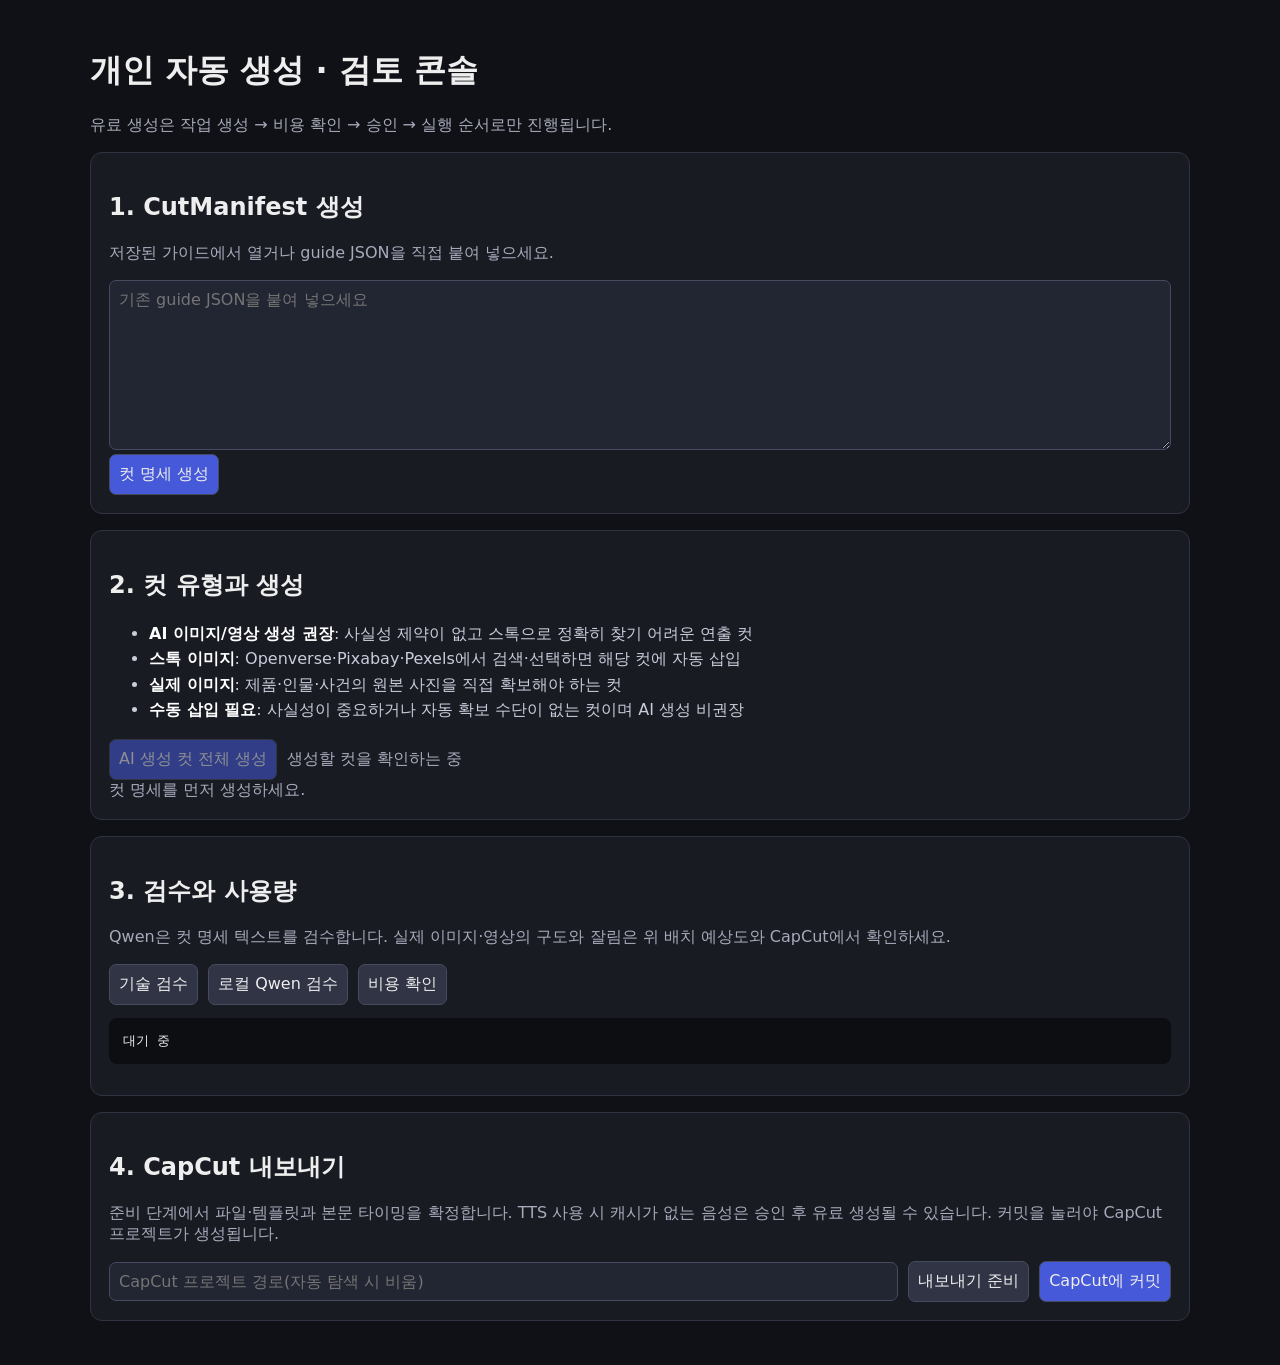
<file: shortly/apps/personal/static/assets.html>
<!doctype html>
<html lang="ko">
<head>
  <meta charset="utf-8">
  <meta name="viewport" content="width=device-width,initial-scale=1">
  <title>Shortly 개인 에셋 검토</title>
  <style>
    :root{color-scheme:dark;font-family:system-ui,sans-serif;background:#101116;color:#eee}
    body{max-width:1100px;margin:0 auto;padding:28px}
    section{background:#191b23;border:1px solid #303341;border-radius:12px;padding:18px;margin:16px 0}
    textarea,input,select,button{font:inherit;color:inherit;background:#222532;border:1px solid #464b60;border-radius:7px;padding:9px}
    textarea{width:100%;min-height:170px;box-sizing:border-box}
    button{cursor:pointer;background:#4659d8} button.secondary{background:#303445}
    button:disabled{opacity:.55;cursor:not-allowed}
    .row{display:flex;gap:10px;align-items:center;flex-wrap:wrap}.muted{color:#a7abba}.error{color:#ff8e8e}
    .asset-guide{line-height:1.6;color:#c9ccda}.asset-guide b{color:#fff}
    #cuts{overflow-x:auto}.reason{width:190px;max-width:190px;color:#b9bdca;font-size:13px;line-height:1.45}
    .reason-text{display:-webkit-box;overflow:hidden;-webkit-box-orient:vertical;-webkit-line-clamp:3}
    .fact{display:inline-block;margin-top:4px;padding:2px 6px;border-radius:4px;background:#5b3030;color:#ffd1d1;font-size:11px}
    .state{font-weight:700;white-space:nowrap}.state-running{color:#ffd66b}.state-completed{color:#79e2a7}.state-failed{color:#ff8e8e}
    .failure-box{min-width:230px;max-width:310px;margin-top:6px;padding:8px;border:1px solid #713f46;border-radius:7px;background:#2b1b20;font-size:12px;line-height:1.45;font-weight:400;color:#f3c9cf;white-space:normal}
    .failure-box b{display:block;margin-bottom:3px;color:#ffb7c0}.failure-action{margin-top:4px;color:#f2dfb0}.failure-badge{display:inline-block;margin-top:6px;padding:2px 6px;border-radius:4px;background:#453a24;color:#ffe39a;font-size:11px}
    .failure-box details{margin-top:6px;color:#b9adba}.failure-box summary{cursor:pointer}.failure-detail{margin-top:4px;overflow-wrap:anywhere}
    .spinner{display:inline-block;width:12px;height:12px;margin-right:6px;border:2px solid #73798f;border-top-color:#fff;border-radius:50%;animation:spin .8s linear infinite;vertical-align:-2px}
    @keyframes spin{to{transform:rotate(360deg)}}
    pre{white-space:pre-wrap;overflow-wrap:anywhere;background:#0d0e12;padding:14px;border-radius:8px}
    table{width:100%;border-collapse:collapse}td,th{padding:8px;border-bottom:1px solid #303341;text-align:left}
    .stock-modal[hidden]{display:none}.stock-modal{position:fixed;inset:0;z-index:20;display:flex;align-items:center;justify-content:center;padding:24px;background:rgba(5,6,10,.82)}
    .stock-dialog{width:min(1040px,100%);max-height:90vh;overflow:auto;box-sizing:border-box;background:#191b23;border:1px solid #4a4f63;border-radius:14px;padding:20px;box-shadow:0 18px 70px #000}
    .stock-dialog h2{margin:0}.stock-head{display:flex;align-items:center;justify-content:space-between;gap:12px}.stock-search{display:grid;grid-template-columns:auto 1fr auto;gap:8px;margin:16px 0 8px}
    .stock-search input{min-width:0}.stock-options{display:flex;gap:14px;align-items:center;flex-wrap:wrap;margin-bottom:14px}.stock-grid{display:grid;grid-template-columns:repeat(auto-fill,minmax(190px,1fr));gap:12px}
    .stock-card{display:flex;flex-direction:column;gap:8px;padding:10px;background:#11131a;border:1px solid #343849;border-radius:10px;min-width:0}
    .stock-card img{width:100%;aspect-ratio:4/3;object-fit:cover;background:#090a0e;border-radius:7px}.stock-card strong{overflow-wrap:anywhere}.stock-card small{color:#aeb2c1;line-height:1.4}
    .stock-card button{margin-top:auto}.badge-row{display:flex;gap:6px;flex-wrap:wrap}.license-badge,.provider-badge{display:inline-block;width:max-content;padding:2px 6px;border-radius:4px;font-size:11px}.license-badge{background:#264b3c;color:#baf2d3}.provider-badge{background:#303a65;color:#cad5ff}
    .stock-pagination{display:flex;justify-content:center;align-items:center;gap:10px;margin-top:16px}.stock-empty{grid-column:1/-1;padding:36px;text-align:center;color:#a7abba}
    /* BODY_VIEWPORT */
    .asset-preview{width:142px;min-width:142px}
    .asset-frame{position:relative;width:136px;aspect-ratio:9/16;background:#090a0e;border:1px solid #3a3e50;border-radius:8px}
    .asset-frame::before{content:'제목 · 자막 영역';position:absolute;top:12%;width:100%;text-align:center;font-size:10px;color:#9ca1b2}
    .asset-body{position:absolute;left:var(--body-left);top:var(--body-top);width:var(--body-width);height:var(--body-height)}
    .asset-body img,.asset-body video,.asset-body a{display:block;width:100%;height:100%;object-fit:contain}
    .asset-preview a{display:block}.preview-empty{display:flex;width:136px;height:104px;align-items:center;justify-content:center;box-sizing:border-box;border:1px dashed #3a3e50;border-radius:8px;color:#777c8d;font-size:12px;text-align:center}
  </style>
</head>
<body>
  <h1>개인 자동 생성 · 검토 콘솔</h1>
  <p class="muted">유료 생성은 작업 생성 → 비용 확인 → 승인 → 실행 순서로만 진행됩니다.</p>
  <section>
    <h2>1. CutManifest 생성</h2>
    <p id="source-status" class="muted">저장된 가이드에서 열거나 guide JSON을 직접 붙여 넣으세요.</p>
    <textarea id="guide" placeholder="기존 guide JSON을 붙여 넣으세요"></textarea>
    <div class="row"><button id="manifest-create">컷 명세 생성</button><span id="manifest-id"></span></div>
  </section>
  <section>
    <h2>2. 컷 유형과 생성</h2>
    <ul class="asset-guide">
      <li><b>AI 이미지/영상 생성 권장</b>: 사실성 제약이 없고 스톡으로 정확히 찾기 어려운 연출 컷</li>
      <li><b>스톡 이미지</b>: Openverse·Pixabay·Pexels에서 검색·선택하면 해당 컷에 자동 삽입</li>
      <li><b>실제 이미지</b>: 제품·인물·사건의 원본 사진을 직접 확보해야 하는 컷</li>
      <li><b>수동 삽입 필요</b>: 사실성이 중요하거나 자동 확보 수단이 없는 컷이며 AI 생성 비권장</li>
    </ul>
    <div class="row">
      <button id="generate-all" disabled>AI 생성 컷 전체 생성</button>
      <span id="batch-status" class="muted">생성할 컷을 확인하는 중</span>
    </div>
    <div id="cuts" class="muted">컷 명세를 먼저 생성하세요.</div>
  </section>
  <section>
    <h2>3. 검수와 사용량</h2>
    <p class="muted">Qwen은 컷 명세 텍스트를 검수합니다. 실제 이미지·영상의 구도와 잘림은 위 배치 예상도와 CapCut에서 확인하세요.</p>
    <div class="row">
      <button id="review" class="secondary">기술 검수</button>
      <button id="qwen" class="secondary">로컬 Qwen 검수</button>
      <button id="usage" class="secondary">비용 확인</button>
    </div>
    <pre id="result">대기 중</pre>
  </section>
  <section>
    <h2>4. CapCut 내보내기</h2>
    <p class="muted">준비 단계에서 파일·템플릿과 본문 타이밍을 확정합니다. TTS 사용 시 캐시가 없는 음성은 승인 후 유료 생성될 수 있습니다. 커밋을 눌러야 CapCut 프로젝트가 생성됩니다.</p>
    <div class="row">
      <input id="capcut-root" placeholder="CapCut 프로젝트 경로(자동 탐색 시 비움)" style="flex:1">
      <button id="prepare-export" class="secondary">내보내기 준비</button>
      <button id="commit-export">CapCut에 커밋</button>
    </div>
  </section>
  <div id="stock-modal" class="stock-modal" hidden>
    <div class="stock-dialog" role="dialog" aria-modal="true" aria-labelledby="stock-title">
      <div class="stock-head">
        <div>
          <h2 id="stock-title">무료 스톡 이미지 검색</h2>
          <div id="stock-cut" class="muted"></div>
        </div>
        <button id="stock-close" class="secondary" aria-label="닫기">닫기</button>
      </div>
      <div class="stock-search">
        <select id="stock-provider" aria-label="검색 사이트">
          <option value="all">사용 가능한 전체</option>
          <option value="openverse">Openverse</option>
        </select>
        <input id="stock-query" placeholder="이미지 검색어">
        <button id="stock-search-button">검색</button>
      </div>
      <div class="stock-options">
        <label>
          <input id="stock-include-by" type="checkbox">
          Openverse CC BY 결과도 포함
        </label>
        <span id="stock-provider-status" class="muted"></span>
      </div>
      <p id="stock-notice" class="muted">기본 검색은 PDM·CC0만 사용합니다. 선택 전 원본 페이지의 라이선스를 확인하세요.</p>
      <div id="stock-results" class="stock-grid"><div class="stock-empty">검색어를 확인하는 중입니다.</div></div>
      <div class="stock-pagination">
        <button id="stock-prev" class="secondary">이전</button>
        <span id="stock-page">1 / 1</span>
        <button id="stock-next" class="secondary">다음</button>
      </div>
    </div>
  </div>
  <script>
    let manifest=null, preparedExport=null, automationStatus=null, batchRunning=false, reviewRunning=false;
    let preparedInputs=null, preparingExport=false, committingExport=false;
    let stockCutId=null, stockPage=1, stockPageCount=1, stockSearching=false;
    const cutStates=new Map();
    let jobRefreshTimer=null;
    const assetTypes=["real_image","stock_image","generated_image","generated_video","meme","screenshot","manual_required"];
    const assetLabels={
      real_image:"실제 이미지",
      stock_image:"스톡 이미지",
      generated_image:"AI 이미지",
      generated_video:"AI 영상",
      meme:"밈/짤",
      screenshot:"스크린샷",
      manual_required:"수동 삽입"
    };
    const result=document.querySelector("#result");
    async function api(path,options={}){
      const response=await fetch(path,{headers:{"Content-Type":"application/json"},...options});
      const body=await response.json();
      if(!response.ok) throw new Error(body.detail||response.statusText);
      return body;
    }
    function escapeHtml(value){
      return String(value||"").replace(/&/g,"&amp;").replace(/</g,"&lt;").replace(/>/g,"&gt;").replace(/"/g,"&quot;");
    }
    function safeExternalUrl(value){
      try{
        const url=new URL(String(value||""));
        return url.protocol==="https:"?url.href:"";
      }catch(_error){return ""}
    }
    function show(value){result.textContent=JSON.stringify(value,null,2)}
    const quotaAlerts=new Set();
    function alertQuotaFailure(cutId,jobId,failure){
      if(failure?.code!=="quota_exceeded") return;
      const key=jobId||`${cutId}:${failure.technical_detail||failure.reason||"quota"}`;
      if(quotaAlerts.has(key)) return;
      quotaAlerts.add(key);
      alert(
        "상용 AI 토큰·크레딧 부족\n\n"+
        (failure.reason||"상용 AI의 사용 가능 잔액 또는 할당량이 부족합니다.")+"\n"+
        (failure.recommendation||"공급자 대시보드에서 잔액과 사용 한도를 확인하세요.")
      );
    }
    function selectedCandidate(cut){
      return (cut.candidates||[]).find(candidate=>candidate.id===cut.selected_candidate_id)||null;
    }
    function generationButtonLabel(cut){
      const state=cutStates.get(cut.id);
      if(state?.status==="failed") return "다시 생성";
      return cut.selected_candidate_id?"재생성":"비용 확인·생성";
    }
    function compactReason(cut){
      const notes=(cut.notes||[])
        .map(note=>String(note||"").replace(/^생성 모델 판단\s*[:：]\s*/,"").trim())
        .filter(Boolean);
      return notes.join(" ")||"판정 근거 없음";
    }
    function previewMarkup(cut){
      const candidate=selectedCandidate(cut);
      if(!candidate) return '<div class="preview-empty">선택된 에셋 없음</div>';
      const source=`/api/personal/manifests/${encodeURIComponent(manifest.manifest_id)}/cuts/${encodeURIComponent(cut.id)}/preview?v=${encodeURIComponent(candidate.id)}`;
      if(candidate.media_kind==="video"){
        return `<div class="asset-frame" title="원본 전체 보기 · 본문 배치 예상도 (자막 스타일 제외)"><div class="asset-body"><video src="${escapeHtml(source)}" controls muted preload="metadata" aria-label="${escapeHtml(cut.id)} 영상 미리보기"></video></div></div>`;
      }
      return `<div class="asset-frame" title="원본 전체 보기 · 본문 배치 예상도 (자막 스타일 제외)"><div class="asset-body"><a href="${escapeHtml(source)}" target="_blank" title="원본 크기로 열기"><img src="${escapeHtml(source)}" alt="${escapeHtml(cut.id)} 선택 이미지 미리보기" loading="lazy"></a></div></div>`;
    }
    function legacyFailure(job){
      if(job.result?.failure) return job.result.failure;
      const detail=String(job.error||"");
      const lowered=detail.toLowerCase();
      if(
        lowered.includes("quota")||lowered.includes("billing")||
        lowered.includes("credit")||lowered.includes("insufficient")||
        lowered.includes("resource_exhausted")
      ){
        return {
          code:"quota_exceeded",
          reason:"상용 AI 토큰·크레딧 또는 사용 할당량이 부족합니다.",
          recommendation:"공급자 대시보드에서 잔액과 사용 한도를 확인한 뒤 다시 생성하세요.",
          retryable:false,
          manual_recommended:false,
          technical_detail:detail
        };
      }
      if(lowered.includes("ratelimit")||lowered.includes("rate limit")){
        return {
          code:"rate_limited",
          reason:"짧은 시간에 요청이 몰려 공급자가 생성을 제한했습니다.",
          recommendation:"잠시 기다린 뒤 다시 생성하는 것을 권장합니다.",
          retryable:true,
          manual_recommended:false,
          technical_detail:detail
        };
      }
      if(lowered.includes("internalserver")||lowered.includes("internal server")){
        return {
          code:"provider_server_error",
          reason:"생성 공급자 서버에서 일시적인 오류가 발생했습니다.",
          recommendation:"잠시 기다린 뒤 다시 생성하는 것을 권장합니다.",
          retryable:true,
          manual_recommended:false,
          technical_detail:detail
        };
      }
      if(lowered.includes("badrequest")||lowered.includes("bad request")){
        return {
          code:"invalid_request",
          reason:"공급자가 기존 생성 요청을 유효하지 않은 요청으로 거부했습니다.",
          recommendation:"모델·생성 옵션·프롬프트를 확인하고, 반복되면 수동 처리를 검토하세요.",
          retryable:false,
          manual_recommended:true,
          technical_detail:detail
        };
      }
      return {
        code:"legacy_generation_failure",
        reason:"상세 실패 사유 저장 기능이 추가되기 전에 발생한 생성 오류입니다.",
        recommendation:"공급자 설정과 잔액을 확인한 뒤 한 번 다시 생성하고, 같은 오류가 반복되면 새 상세 안내를 확인하세요.",
        retryable:true,
        manual_recommended:false,
        technical_detail:detail
      };
    }
    function actionMarkup(cut){
      if(cut.asset_type.startsWith("generated_")){
        return `<button data-generate="${escapeHtml(cut.id)}" ${batchRunning?"disabled":""}>${generationButtonLabel(cut)}</button>`;
      }
      const state=cutStates.get(cut.id);
      if(
        cut.asset_type==="manual_required"&&
        ["failed","manual_required"].includes(state?.status)&&
        ["image","video"].includes(state?.kind)
      ){
        const label=state.kind==="video"?"AI 영상 다시 시도":"AI 이미지 다시 시도";
        return `<button data-generate="${escapeHtml(cut.id)}" data-restore-kind="${escapeHtml(state.kind)}" ${batchRunning?"disabled":""}>${label}</button>`;
      }
      if(cut.asset_type==="stock_image"){
        return `<button class="secondary" data-stock-search="${escapeHtml(cut.id)}">${cut.selected_candidate_id?"스톡 이미지 변경":"무료 스톡 검색"}</button>`;
      }
      if(cut.asset_type==="real_image") return "원본 직접 확보";
      return "수동 처리";
    }
    function statusLabel(cut){
      const state=cutStates.get(cut.id);
      if(state?.status==="running"||state?.status==="submitted"){
        return `<span class="state state-running"><span class="spinner"></span>${state.status==="submitted"?"생성 처리 중":"생성 중"}</span>`;
      }
      if(state?.status==="completed"||cut.selected_candidate_id){
        return `<span class="state state-completed">${cut.asset_type==="stock_image"?"스톡 선택 완료":"생성 완료"}</span>`;
      }
      if(state?.status==="failed"||state?.status==="manual_required"){
        const failure=state.failure||{};
        const reason=failure.reason||state.error||"생성 작업이 완료되지 않았습니다.";
        const recommendation=failure.recommendation||
          "상세 오류를 확인한 뒤 다시 생성하고, 같은 오류가 반복되면 수동 처리를 검토하세요.";
        const badge=failure.manual_recommended
          ? "수동 처리 검토"
          : failure.retryable
            ? "재시도 권장"
            : "설정·프롬프트 확인";
        const technical=failure.technical_detail||"";
        return `<span class="state state-failed">생성 실패</span>`+
          `<div class="failure-box"><b>${escapeHtml(reason)}</b>`+
          `<div class="failure-action">${escapeHtml(recommendation)}</div>`+
          `<span class="failure-badge">${escapeHtml(badge)}</span>`+
          (technical
            ? `<details><summary>상세 오류</summary><div class="failure-detail">${escapeHtml(technical)}</div></details>`
            : "")+
          `</div>`;
      }
      if(state?.status==="approved"||state?.status==="awaiting_approval"){
        return '<span class="state state-running">승인 대기</span>';
      }
      return '<span class="muted">대기</span>';
    }
    function setCutState(cutId,status,jobId=null,error="",failure=null,jobMeta={}){
      cutStates.set(cutId,{status,jobId,error,failure,...jobMeta});
      alertQuotaFailure(cutId,jobId,failure);
      const cell=document.querySelector(`[data-cut-status="${CSS.escape(cutId)}"]`);
      const cut=manifest?.cuts.find(item=>item.id===cutId);
      if(cell&&cut) cell.innerHTML=statusLabel(cut);
    }
    function stopJobRefresh(){
      if(jobRefreshTimer){
        clearTimeout(jobRefreshTimer);
        jobRefreshTimer=null;
      }
    }
    async function refreshJobStatuses(){
      if(!manifest) return false;
      try{
        const jobs=await api(`/api/personal/jobs?manifest_id=${encodeURIComponent(manifest.manifest_id)}`);
        const latest=new Map();
        jobs.forEach(job=>{if(!latest.has(job.cut_id)) latest.set(job.cut_id,job)});
        latest.forEach(job=>setCutState(
          job.cut_id,
          job.status,
          job.id,
          job.error||"",
          ["failed","manual_required"].includes(job.status)?legacyFailure(job):(job.result?.failure||null),
          {kind:job.kind,provider:job.provider,model:job.model}
        ));
        if(latest.size) render();
        return jobs.some(job=>
          ["approved","awaiting_approval","running","submitted"].includes(job.status)
        );
      }catch(_error){
        return false;
      }
    }
    async function pollJobStatuses(){
      const hasActiveJobs=await refreshJobStatuses();
      if(hasActiveJobs){
        jobRefreshTimer=setTimeout(pollJobStatuses,2000);
      }else{
        stopJobRefresh();
      }
    }
    function startJobRefresh(){
      stopJobRefresh();
      pollJobStatuses();
    }
    function sleep(ms){return new Promise(resolve=>setTimeout(resolve,ms))}
    function pendingGeneratedCuts(){
      if(!manifest) return [];
      return manifest.cuts.filter(c=>
        c.asset_type.startsWith("generated_") &&
        !c.fact_sensitive &&
        !c.selected_candidate_id
      );
    }
    async function generationConfig(cut){
      automationStatus ||= await api("/api/personal/automation/status");
      const kind=cut.asset_type==="generated_video"?"video":"image";
      return {
        kind,
        provider:kind==="video"?automationStatus.video_provider:automationStatus.image_provider,
        model:kind==="video"?automationStatus.video_model:automationStatus.image_model,
        estimate:automationStatus.default_estimates_usd[kind]
      };
    }
    async function executeGeneration(cut,config){
      const job=await api(`/api/personal/manifests/${manifest.manifest_id}/cuts/${cut.id}/jobs`,{
        method:"POST",
        body:JSON.stringify({
          provider:config.provider,
          model:config.model,
          estimated_cost_usd:config.estimate
        })
      });
      setCutState(cut.id,job.status,job.id);
      const approval=await api(`/api/personal/jobs/${job.id}/approve`,{method:"POST"});
      setCutState(cut.id,"running",job.id);
      await sleep(0);
      let current=await api(`/api/personal/jobs/${job.id}/execute`,{
        method:"POST",
        body:JSON.stringify({approval_token:approval.approval_token})
      });
      setCutState(cut.id,current.status,job.id,current.error||"",current.result?.failure||null);
      while(current.status==="submitted"){
        await sleep(5000);
        current=await api(`/api/personal/jobs/${job.id}/poll`,{method:"POST"});
        setCutState(cut.id,current.status,job.id,current.error||"",current.result?.failure||null);
      }
      return current;
    }
    function updateBatchControls(){
      const button=document.querySelector("#generate-all");
      const status=document.querySelector("#batch-status");
      const targets=pendingGeneratedCuts();
      const images=targets.filter(c=>c.asset_type==="generated_image").length;
      const videos=targets.filter(c=>c.asset_type==="generated_video").length;
      button.disabled=batchRunning||targets.length===0;
      button.textContent=batchRunning?"AI 에셋 생성 진행 중":`AI 생성 컷 전체 생성 (${targets.length})`;
      if(!batchRunning){
        status.textContent=targets.length
          ? `대상: 이미지 ${images}컷 · 영상 ${videos}컷`
          : "생성 대기 중인 AI 에셋이 없습니다.";
      }
    }
    function render(){
      document.querySelector("#manifest-id").textContent=manifest?.manifest_id||"";
      const target=document.querySelector("#cuts");
      if(!manifest){target.textContent="컷 명세를 먼저 생성하세요.";updateBatchControls();return}
      target.innerHTML="<table><thead><tr><th>컷</th><th>프롬프트</th><th>유형</th><th>판정 이유</th><th>미리보기</th><th>상태</th><th>실행</th></tr></thead><tbody>"+
        manifest.cuts.map(c=>`<tr><td>${escapeHtml(c.id)}</td><td>${escapeHtml(c.prompt)}</td><td><select data-cut="${escapeHtml(c.id)}" ${batchRunning?"disabled":""}>
        ${assetTypes.map(v=>`<option value="${v}" ${v===c.asset_type?"selected":""}>${assetLabels[v]}</option>`).join("")}
        </select></td><td class="reason" title="${escapeHtml(compactReason(c))}"><span class="reason-text">${escapeHtml(compactReason(c))}</span>${c.fact_sensitive?'<span class="fact">사실성 보호</span>':""}${c.disclosure_text?'<span class="fact">가상 인물 고지</span>':""}</td><td class="asset-preview">${previewMarkup(c)}</td><td data-cut-status="${escapeHtml(c.id)}">${statusLabel(c)}</td><td data-cut-action="${escapeHtml(c.id)}">${actionMarkup(c)}</td></tr>`).join("")+"</tbody></table>";
      target.querySelectorAll("select").forEach(el=>el.onchange=async()=>{
        const cut=manifest.cuts.find(item=>item.id===el.dataset.cut);
        if(!cut) return;
        if(cut.selected_candidate_id&&el.value!==cut.asset_type){
          const candidate=selectedCandidate(cut);
          const mediaLabel=candidate?.media_kind==="video"?"동영상":"이미지";
          if(!confirm(
            `이 컷에는 이전에 선택한 ${mediaLabel}가 있습니다.\\n`+
            "유형을 변경하면 현재 선택은 해제됩니다. 파일과 후보 기록은 삭제되지 않아 다시 선택할 수 있습니다.\\n\\n"+
            "계속할까요?"
          )){
            el.value=cut.asset_type;
            return;
          }
        }
        try{
          await api(`/api/personal/manifests/${manifest.manifest_id}/cuts/${el.dataset.cut}`,{
            method:"PATCH",
            body:JSON.stringify({asset_type:el.value})
          });
          preparedExport=null;
          manifest=await api(`/api/personal/manifests/${manifest.manifest_id}`);
          render();
        }catch(e){
          el.value=cut.asset_type;
          result.textContent=e.message;
        }
      });
      target.querySelectorAll("[data-stock-search]").forEach(el=>el.onclick=()=>{
        const cut=manifest.cuts.find(c=>c.id===el.dataset.stockSearch);
        if(cut) openStockSearch(cut);
      });
      target.querySelectorAll("[data-generate]").forEach(el=>el.onclick=async()=>{
        try{
          let cut=manifest.cuts.find(c=>c.id===el.dataset.generate);
          const restoreKind=el.dataset.restoreKind||"";
          if(restoreKind){
            const mediaLabel=restoreKind==="video"?"AI 영상":"AI 이미지";
            if(!confirm(
              `${cut.id}\\n이전 생성 실패로 수동 처리 유형이 된 컷입니다.\\n`+
              `${mediaLabel} 유형으로 되돌리고 다시 생성할까요?`
            )) return;
            await api(`/api/personal/manifests/${manifest.manifest_id}/cuts/${cut.id}`,{
              method:"PATCH",
              body:JSON.stringify({asset_type:restoreKind==="video"?"generated_video":"generated_image"})
            });
            manifest=await api(`/api/personal/manifests/${manifest.manifest_id}`);
            cut=manifest.cuts.find(c=>c.id===el.dataset.generate);
          }
          const config=await generationConfig(cut);
          const action=cut.selected_candidate_id?"재생성":"생성";
          if(!confirm(`${cut.id}\\n${config.provider} / ${config.model}\\n예상 비용 USD $${config.estimate.toFixed(2)}\\n실제 유료 ${action}을 승인할까요?`)) return;
          setCutState(cut.id,"running");
          show(await executeGeneration(cut,config));
          preparedExport=null;manifest=await api(`/api/personal/manifests/${manifest.manifest_id}`);render();
        }catch(e){setCutState(el.dataset.generate,"failed",null,e.message);result.textContent=e.message}
      });
      updateBatchControls();
    }
    function closeStockSearch(){
      document.querySelector("#stock-modal").hidden=true;
      stockCutId=null;
    }
    function renderStockResults(payload){
      stockPage=payload.page||1;
      stockPageCount=Math.max(1,payload.page_count||1);
      document.querySelector("#stock-page").textContent=`${stockPage} / ${stockPageCount}`;
      document.querySelector("#stock-prev").disabled=stockSearching||stockPage<=1;
      document.querySelector("#stock-next").disabled=stockSearching||stockPage>=stockPageCount;
      document.querySelector("#stock-notice").textContent=
        `${payload.licenses.map(value=>value.toUpperCase()).join(" · ")} · ${payload.license_notice}`+
        (payload.provider_errors?.length
          ? ` 일부 사이트 오류: ${payload.provider_errors.map(item=>item.provider).join(", ")}`
          : "");
      const target=document.querySelector("#stock-results");
      if(!payload.results.length){
        target.innerHTML='<div class="stock-empty">검색 결과가 없습니다. 더 일반적인 검색어를 사용해 보세요.</div>';
        return;
      }
      target.innerHTML=payload.results.map(item=>{
        const thumbnail=safeExternalUrl(item.thumbnail);
        const landing=safeExternalUrl(item.landing_url);
        const attribution=item.attribution||`${item.creator} · ${item.license_label}`;
        return `<article class="stock-card">
          ${thumbnail?`<img src="${escapeHtml(thumbnail)}" alt="${escapeHtml(item.title)}" loading="lazy" referrerpolicy="no-referrer">`:""}
          <strong>${escapeHtml(item.title)}</strong>
          <div class="badge-row">
            <span class="provider-badge">${escapeHtml(item.provider_label||item.provider)}</span>
            <span class="license-badge">${escapeHtml(item.license_label)}</span>
          </div>
          <small>${escapeHtml(attribution)}${item.source?`<br>출처: ${escapeHtml(item.source)}`:""}</small>
          ${landing?`<a href="${escapeHtml(landing)}" target="_blank" rel="noopener noreferrer">원본·라이선스 확인</a>`:""}
          <button data-stock-select="${escapeHtml(item.id)}" data-stock-provider="${escapeHtml(item.provider)}" data-stock-license="${escapeHtml(item.license)}">이 이미지 선택</button>
        </article>`;
      }).join("");
      target.querySelectorAll("[data-stock-select]").forEach(button=>button.onclick=async()=>{
        if(button.dataset.stockLicense==="by"&&!confirm(
          "CC BY 이미지는 저작자 표시가 필요합니다. 출처 정보는 후보 메타데이터에 저장되지만, 게시 시 설명란 등에도 직접 표시해야 합니다. 선택할까요?"
        )) return;
        try{
          button.disabled=true;
          button.innerHTML='<span class="spinner"></span>다운로드·적용 중';
          const selected=await api(`/api/personal/manifests/${manifest.manifest_id}/cuts/${stockCutId}/stock-select`,{
            method:"POST",
            body:JSON.stringify({
              result_id:button.dataset.stockSelect,
              provider:button.dataset.stockProvider,
              query:document.querySelector("#stock-query").value
            })
          });
          preparedExport=null;
          manifest=await api(`/api/personal/manifests/${manifest.manifest_id}`);
          closeStockSearch();
          render();
          show(selected);
        }catch(error){
          button.disabled=false;
          button.textContent="이 이미지 선택";
          result.textContent=error.message;
        }
      });
    }
    async function searchStock(page=1){
      if(stockSearching||!stockCutId) return;
      const query=document.querySelector("#stock-query").value.trim();
      if(!query){result.textContent="스톡 이미지 검색어를 입력하세요.";return}
      stockSearching=true;
      document.querySelector("#stock-search-button").disabled=true;
      document.querySelector("#stock-provider").disabled=true;
      document.querySelector("#stock-results").innerHTML='<div class="stock-empty"><span class="spinner"></span>무료 스톡 사이트 검색 중</div>';
      try{
        const includeBy=document.querySelector("#stock-include-by").checked;
        const provider=document.querySelector("#stock-provider").value;
        const payload=await api(
          `/api/personal/manifests/${manifest.manifest_id}/cuts/${stockCutId}/stock-search?`+
          `q=${encodeURIComponent(query)}&page=${page}&include_by=${includeBy}&provider=${encodeURIComponent(provider)}`
        );
        renderStockResults(payload);
      }catch(error){
        document.querySelector("#stock-results").innerHTML=`<div class="stock-empty error">${escapeHtml(error.message)}</div>`;
        result.textContent=error.message;
      }finally{
        stockSearching=false;
        document.querySelector("#stock-search-button").disabled=false;
        document.querySelector("#stock-provider").disabled=false;
        document.querySelector("#stock-prev").disabled=stockPage<=1;
        document.querySelector("#stock-next").disabled=stockPage>=stockPageCount;
      }
    }
    async function configureStockProviders(){
      automationStatus ||= await api("/api/personal/automation/status");
      const providers=automationStatus.stock_search?.providers||[];
      const select=document.querySelector("#stock-provider");
      select.innerHTML='<option value="all">사용 가능한 전체</option>'+
        providers.map(item=>
          `<option value="${escapeHtml(item.id)}" ${item.available?"":"disabled"}>`+
          `${escapeHtml(item.label)}${item.available?"":" (API 키 미설정)"}</option>`
        ).join("");
      const unavailable=providers.filter(item=>!item.available);
      document.querySelector("#stock-provider-status").textContent=unavailable.length
        ? `${unavailable.map(item=>item.label).join("·")}는 .env API 키 설정 후 서버를 재시작하면 활성화됩니다.`
        : "Openverse·Pixabay·Pexels를 모두 검색할 수 있습니다.";
    }
    async function openStockSearch(cut){
      stockCutId=cut.id;
      stockPage=1;
      stockPageCount=1;
      document.querySelector("#stock-cut").textContent=`${cut.id} · ${cut.prompt}`;
      document.querySelector("#stock-query").value=cut.stock_query||"";
      document.querySelector("#stock-modal").hidden=false;
      try{
        await configureStockProviders();
        if(cut.stock_query){
          searchStock(1);
        }else{
          document.querySelector("#stock-results").innerHTML=
            '<div class="stock-empty">이전에 만든 가이드라 추천 검색어가 없습니다. 피사체와 장소를 나타내는 짧은 영어 검색어를 입력하세요.</div>';
          document.querySelector("#stock-query").focus();
        }
      }catch(error){
        document.querySelector("#stock-results").innerHTML=`<div class="stock-empty error">${escapeHtml(error.message)}</div>`;
      }
    }
    document.querySelector("#stock-close").onclick=closeStockSearch;
    document.querySelector("#stock-modal").onclick=event=>{if(event.target.id==="stock-modal") closeStockSearch()};
    document.querySelector("#stock-search-button").onclick=()=>searchStock(1);
    document.querySelector("#stock-query").onkeydown=event=>{if(event.key==="Enter") searchStock(1)};
    document.querySelector("#stock-include-by").onchange=()=>searchStock(1);
    document.querySelector("#stock-provider").onchange=event=>{
      document.querySelector("#stock-include-by").disabled=
        !["all","openverse"].includes(event.target.value);
      searchStock(1);
    };
    document.querySelector("#stock-prev").onclick=()=>searchStock(stockPage-1);
    document.querySelector("#stock-next").onclick=()=>searchStock(stockPage+1);
    document.addEventListener("keydown",event=>{if(event.key==="Escape"&&!document.querySelector("#stock-modal").hidden) closeStockSearch()});
    document.querySelector("#generate-all").onclick=async()=>{
      const targets=pendingGeneratedCuts();
      if(!targets.length){updateBatchControls();return}
      let finalBatchMessage="";
      try{
        const configured=[];
        for(const cut of targets) configured.push({cut,config:await generationConfig(cut)});
        const images=configured.filter(item=>item.config.kind==="image").length;
        const videos=configured.filter(item=>item.config.kind==="video").length;
        const estimate=configured.reduce((sum,item)=>sum+item.config.estimate,0);
        if(!confirm(
          `AI 에셋 ${configured.length}개를 순차 생성합니다.\\n`+
          `이미지 ${images}컷 · 영상 ${videos}컷\\n`+
          `총 예상 비용 USD $${estimate.toFixed(2)}\\n\\n`+
          `사실성 보호·스톡·실제 이미지·완료된 컷은 제외됩니다.\\n`+
          `실제 유료 생성을 한 번에 승인할까요?`
        )) return;
        batchRunning=true;
        updateBatchControls();
        render();
        const summary={total:configured.length,completed:0,submitted:0,failed:0,failures:[]};
        for(let index=0;index<configured.length;index++){
          const {cut,config}=configured[index];
          document.querySelector("#batch-status").textContent=
            `${index+1}/${configured.length} 생성 중 · ${cut.id} · ${config.kind==="video"?"영상":"이미지"}`;
          try{
            setCutState(cut.id,"running");
            const job=await executeGeneration(cut,config);
            if(job.status==="completed") summary.completed+=1;
            else if(job.status==="failed"){
              summary.failed+=1;
              summary.failures.push({
                cut_id:cut.id,
                error:job.error||"생성 실패",
                failure:job.result?.failure||null
              });
            }
            else summary.submitted+=1;
            manifest=await api(`/api/personal/manifests/${manifest.manifest_id}`);
            render();
          }catch(error){
            summary.failed+=1;
            summary.failures.push({cut_id:cut.id,error:error.message});
            setCutState(cut.id,"failed",null,error.message);
          }
        }
        manifest=await api(`/api/personal/manifests/${manifest.manifest_id}`);
        show({batch_generation:summary});
        finalBatchMessage=
          `완료 ${summary.completed} · 처리 중 ${summary.submitted} · 실패 ${summary.failed}`;
      }catch(error){
        result.textContent=error.message;
        finalBatchMessage="일괄 생성 준비 실패";
      }finally{
        batchRunning=false;
        render();
        if(finalBatchMessage){
          document.querySelector("#batch-status").textContent=finalBatchMessage;
        }
      }
    };
    document.querySelector("#manifest-create").onclick=async()=>{try{
      preparedExport=null;preparedInputs=null;
      manifest=await api("/api/personal/manifests",{method:"POST",body:JSON.stringify({guide:JSON.parse(document.querySelector("#guide").value),overrides:{}})});render();startJobRefresh();show(manifest)
    }catch(e){result.textContent=e.message}};
    document.querySelector("#review").onclick=async()=>{try{show(await api(`/api/personal/manifests/${manifest.manifest_id}/review`,{method:"POST"}))}catch(e){result.textContent=e.message}};
    document.querySelector("#qwen").onclick=async()=>{const button=document.querySelector("#qwen");try{
      if(!manifest) throw new Error("컷 명세를 먼저 생성하세요.");
      reviewRunning=true;button.disabled=true;button.innerHTML='<span class="spinner"></span>로컬 Qwen 검수 중';
      result.textContent="로컬 Qwen이 컷 명세 텍스트를 검수하고 있습니다. 실제 영상 화면 검수는 아닙니다.";
      show(await api(`/api/personal/manifests/${manifest.manifest_id}/review?local_qwen=true`,{method:"POST"}))
    }catch(e){result.textContent=e.message}finally{reviewRunning=false;button.disabled=false;button.textContent="로컬 Qwen 검수"}};
    document.querySelector("#usage").onclick=async()=>{try{show(await api(`/api/personal/usage?manifest_id=${manifest.manifest_id}`))}catch(e){result.textContent=e.message}};
    document.querySelector("#prepare-export").onclick=async()=>{if(preparingExport||committingExport) return;try{
      preparedExport=null;
      preparedInputs=null;
      const missingStock=(manifest?.cuts||[])
        .filter(cut=>cut.asset_type==="stock_image"&&!cut.selected_candidate_id)
        .map(cut=>cut.id);
      if(missingStock.length){
        if(!confirm(
          `스톡 이미지를 선택하지 않은 컷이 있습니다: ${missingStock.join(", ")}\n\n`+
          `이 컷에는 이미지가 자동 삽입되지 않습니다. 직접 찾아 넣거나 별도로 생성하려면 `+
          `선택하지 않은 상태로 내보내기를 계속할 수 있습니다.\n\n계속할까요?`
        )) return;
      }
      if(!confirm("본문 타이밍을 확정합니다. TTS 사용 시 기존 음성은 재사용하고 없는 음성은 유료 생성될 수 있습니다. 진행할까요?")) return;
      preparingExport=true;
      document.querySelector("#prepare-export").disabled=true;
      const inputs={manifest_id:manifest.manifest_id,guide:JSON.parse(document.querySelector("#guide").value),capcut_root:document.querySelector("#capcut-root").value||null};
      result.textContent="음성·타이밍 확인 및 내보내기 준비 중…";
      const plan=await api("/api/personal/exports/prepare",{method:"POST",body:JSON.stringify({...inputs,approve_tts:true})});
      if(inputs.manifest_id!==manifest?.manifest_id||JSON.stringify(inputs.guide)!==JSON.stringify(JSON.parse(document.querySelector("#guide").value))||inputs.capcut_root!==(document.querySelector("#capcut-root").value||null)) throw new Error("준비 중 입력이 변경됐습니다. 다시 준비하세요.");
      preparedExport=plan;preparedInputs=inputs;show(preparedExport)
    }catch(e){result.textContent=e.message}finally{preparingExport=false;document.querySelector("#prepare-export").disabled=false}};
    for(const id of ["#guide","#capcut-root"]) document.querySelector(id).addEventListener("input",()=>{preparedExport=null;preparedInputs=null});
    document.querySelector("#commit-export").onclick=async()=>{if(preparingExport||committingExport) return;try{
      if(!preparedExport) throw new Error("먼저 내보내기 준비를 실행하세요.");
      if(!preparedInputs||preparedInputs.manifest_id!==manifest?.manifest_id) throw new Error("명세가 변경됐습니다. 준비를 다시 실행하세요.");
      if(!confirm("확정한 본문·에셋으로 새 CapCut 프로젝트를 생성할까요? TTS 사용 시 제목 음성은 유료 생성될 수 있습니다.")) return;
      committingExport=true;document.querySelector("#commit-export").disabled=true;
      show(await api("/api/personal/exports/commit",{method:"POST",body:JSON.stringify({plan_path:preparedExport.plan_path})}))
    }catch(e){result.textContent=e.message}finally{committingExport=false;document.querySelector("#commit-export").disabled=false}};
    async function loadSavedGuideHandoff(){
      const params=new URLSearchParams(window.location.search);
      const channel=params.get("channel"), name=params.get("name"), manifestId=params.get("manifest_id");
      if(!channel||!name){
        if(manifestId){
          try{manifest=await api(`/api/personal/manifests/${encodeURIComponent(manifestId)}`);render();startJobRefresh();show(manifest)}
          catch(e){result.textContent=e.message}
        }
        return;
      }
      const sourceStatus=document.querySelector("#source-status");
      sourceStatus.textContent=`TTS 생성·대사 구간 길이 계산 중: ${channel} / ${name}`;
      try{
        const imported=await api("/api/personal/manifests/from-guide",{method:"POST",body:JSON.stringify({channel,name})});
        manifest=imported.manifest;
        document.querySelector("#guide").value=JSON.stringify(imported.guide,null,2);
        const timing=imported.tts_timing||{};
        const timingLabel=timing.status==="measured"
          ?` · TTS 실측 ${timing.segments}구간 / ${Number(timing.total_duration_sec||0).toFixed(2)}초${timing.reused?` · 음성 ${timing.reused}개 재사용`:""}`
          :" · TTS 키 없음: 예상 길이 사용";
        sourceStatus.textContent=`저장된 가이드 연결됨: ${channel} / ${name}${imported.defaults_refreshed?" · 추천 기본값 갱신":imported.reused?" · 기존 작업 재개":" · 새 작업"}${timingLabel}`;
        const next=new URL(window.location.href);
        next.searchParams.set("manifest_id",manifest.manifest_id);
        window.history.replaceState({}, "", next);
        render();
        startJobRefresh();
        show({source:{channel,name,reused:imported.reused},manifest});
      }catch(e){
        sourceStatus.className="error";
        sourceStatus.textContent=`저장된 가이드를 불러오지 못했습니다: ${e.message}`;
      }
    }
    loadSavedGuideHandoff();
  </script>
</body>
</html>
</file>
